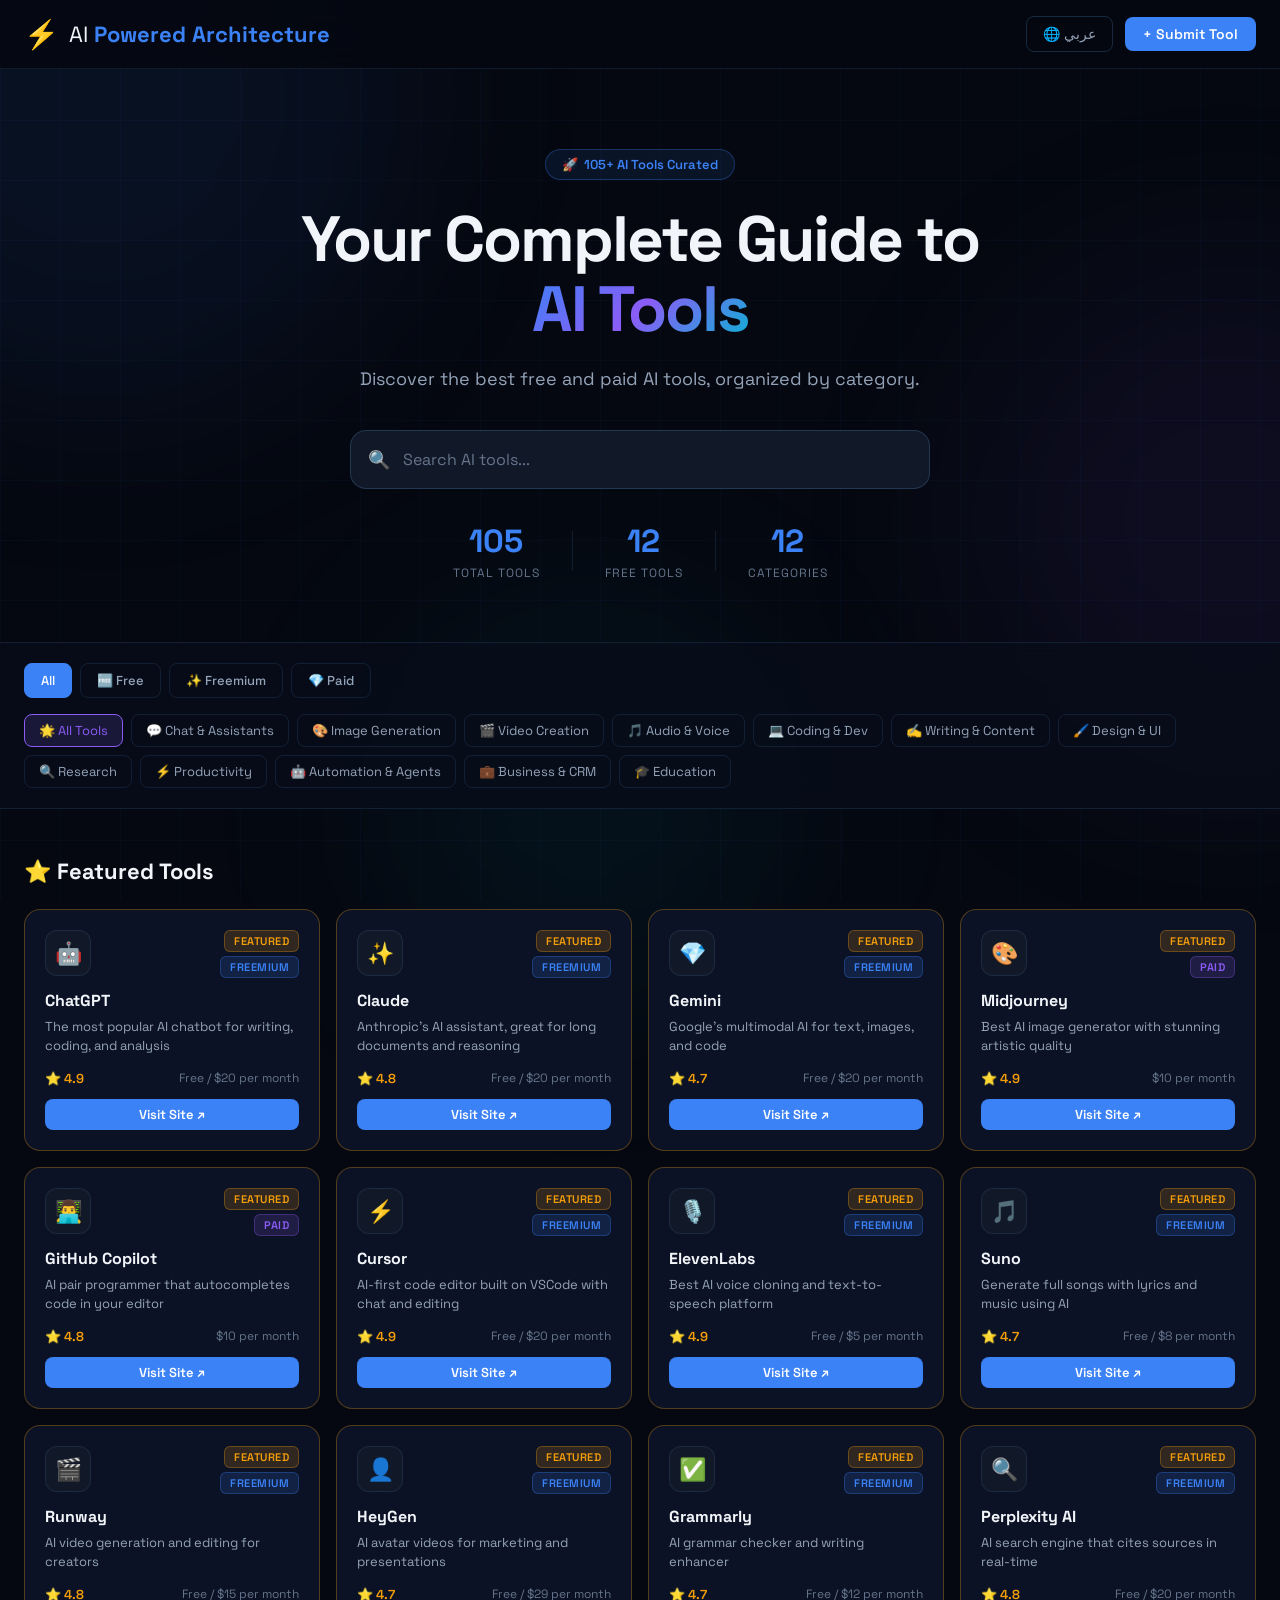
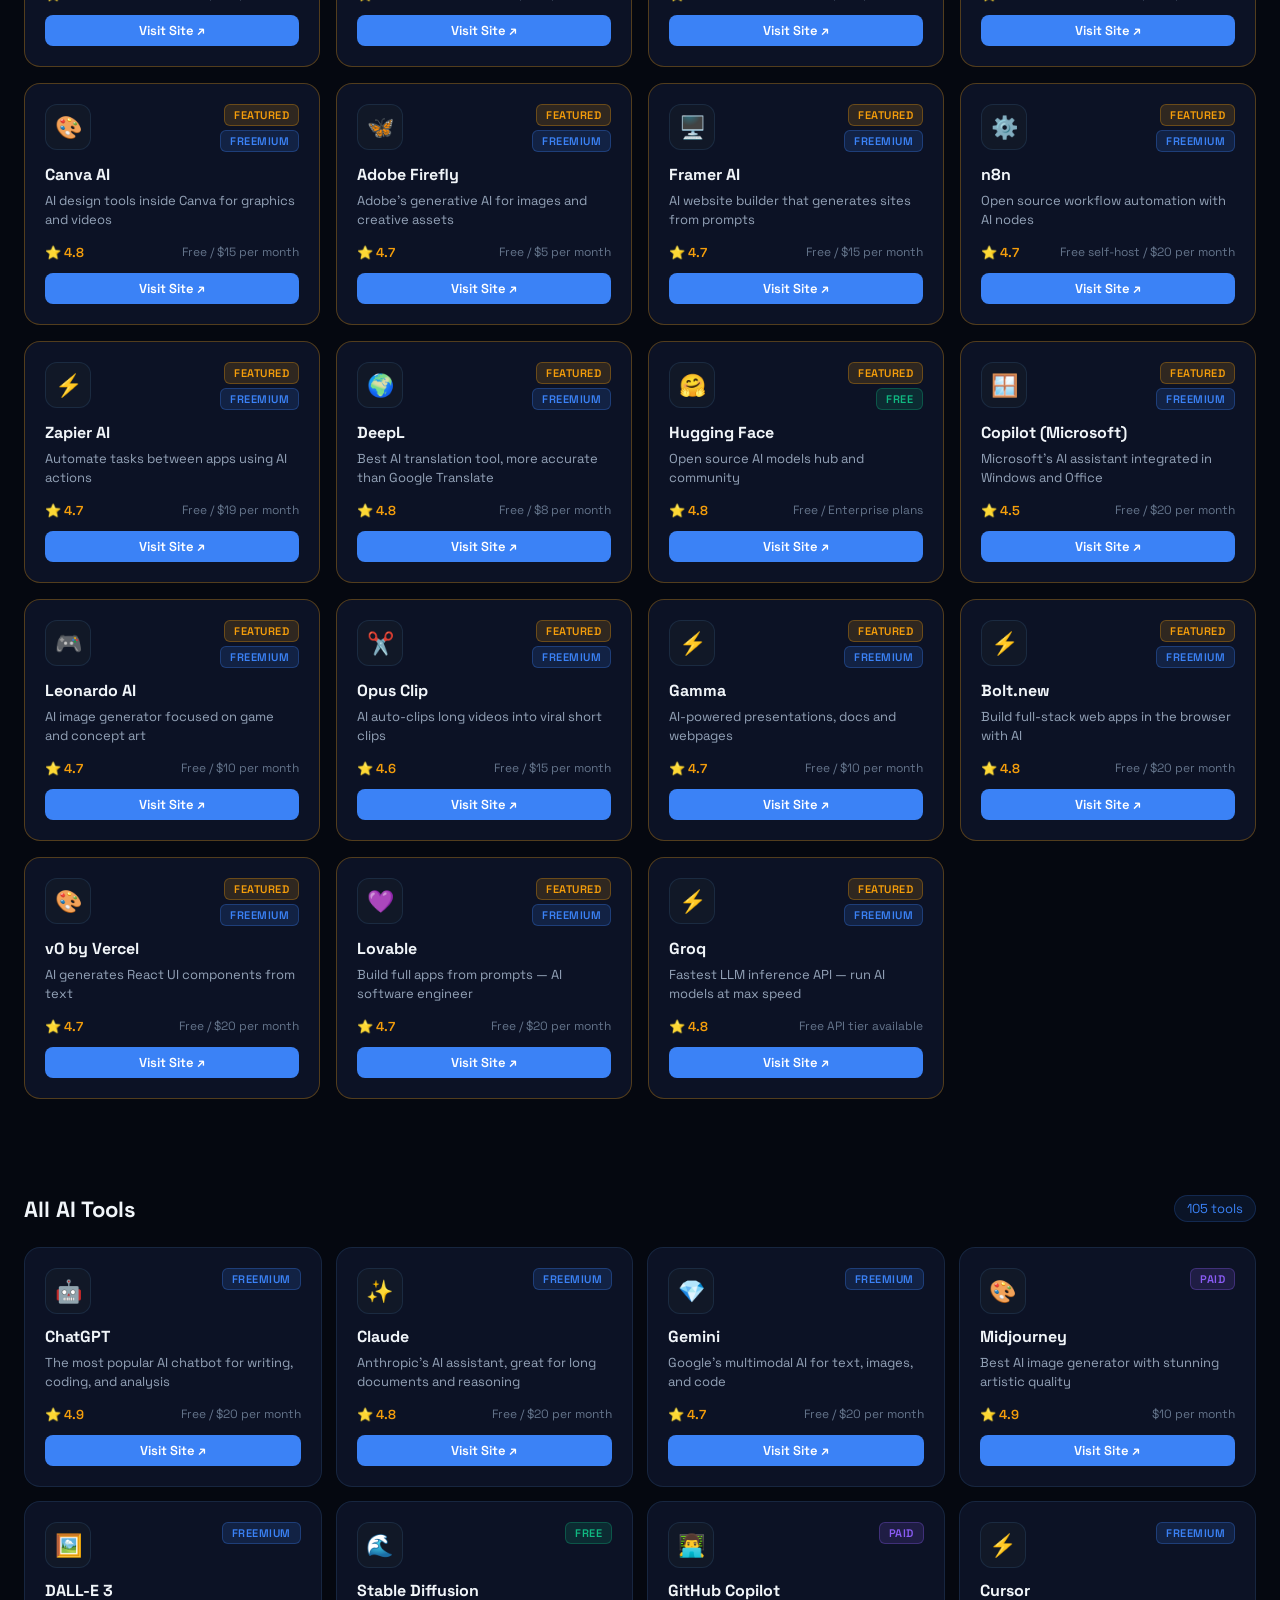
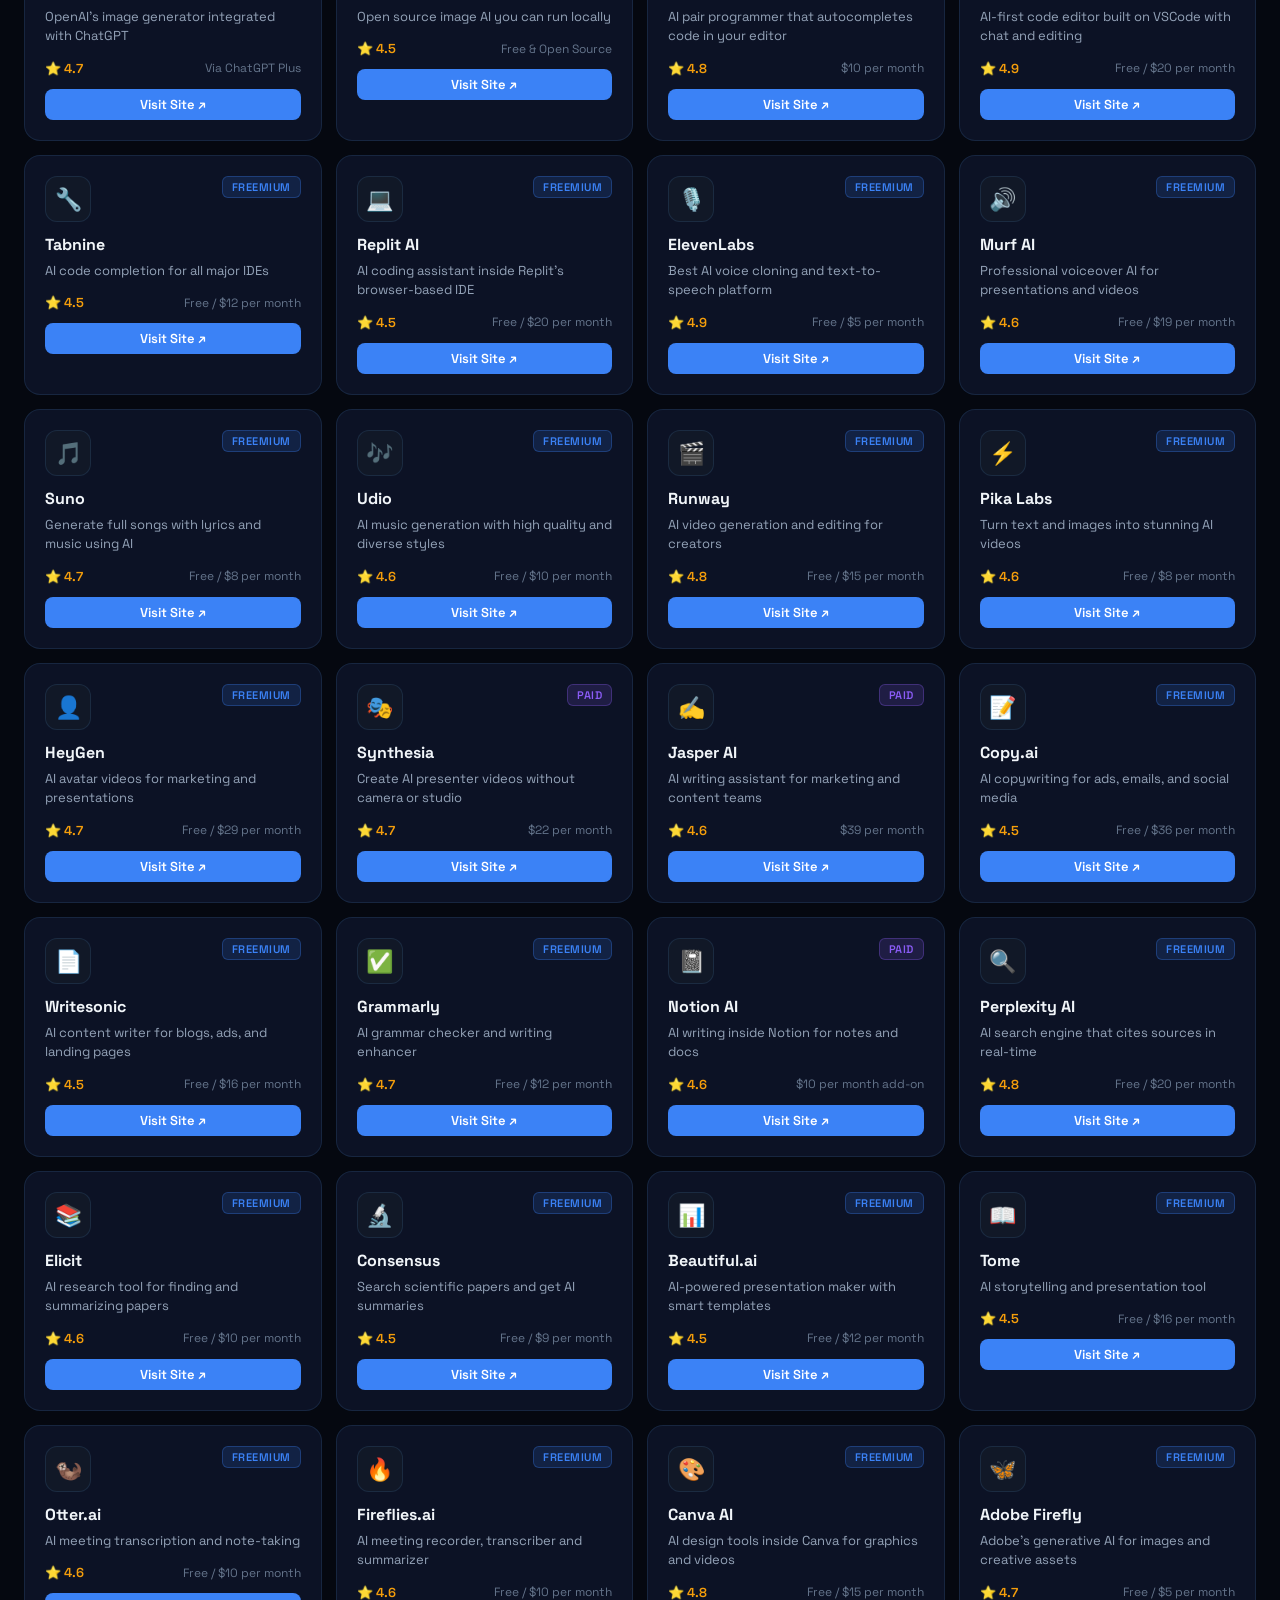
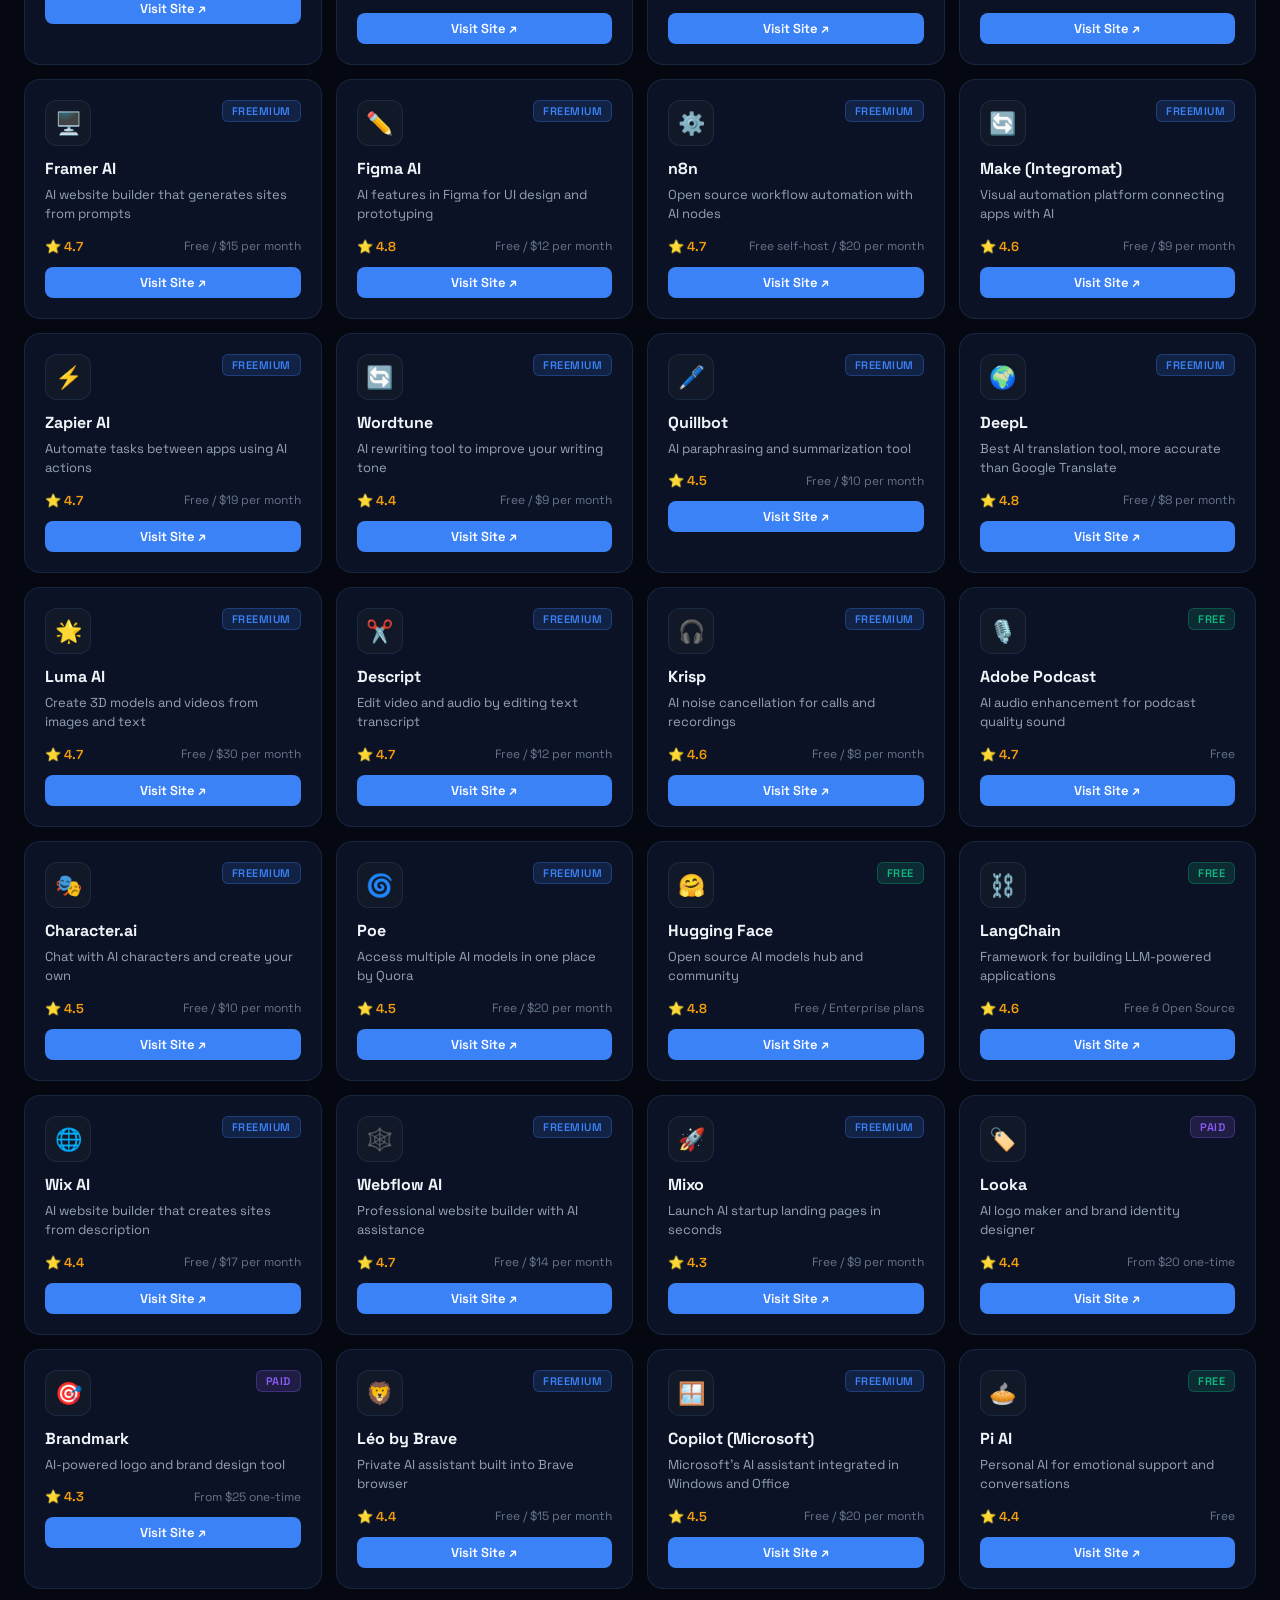
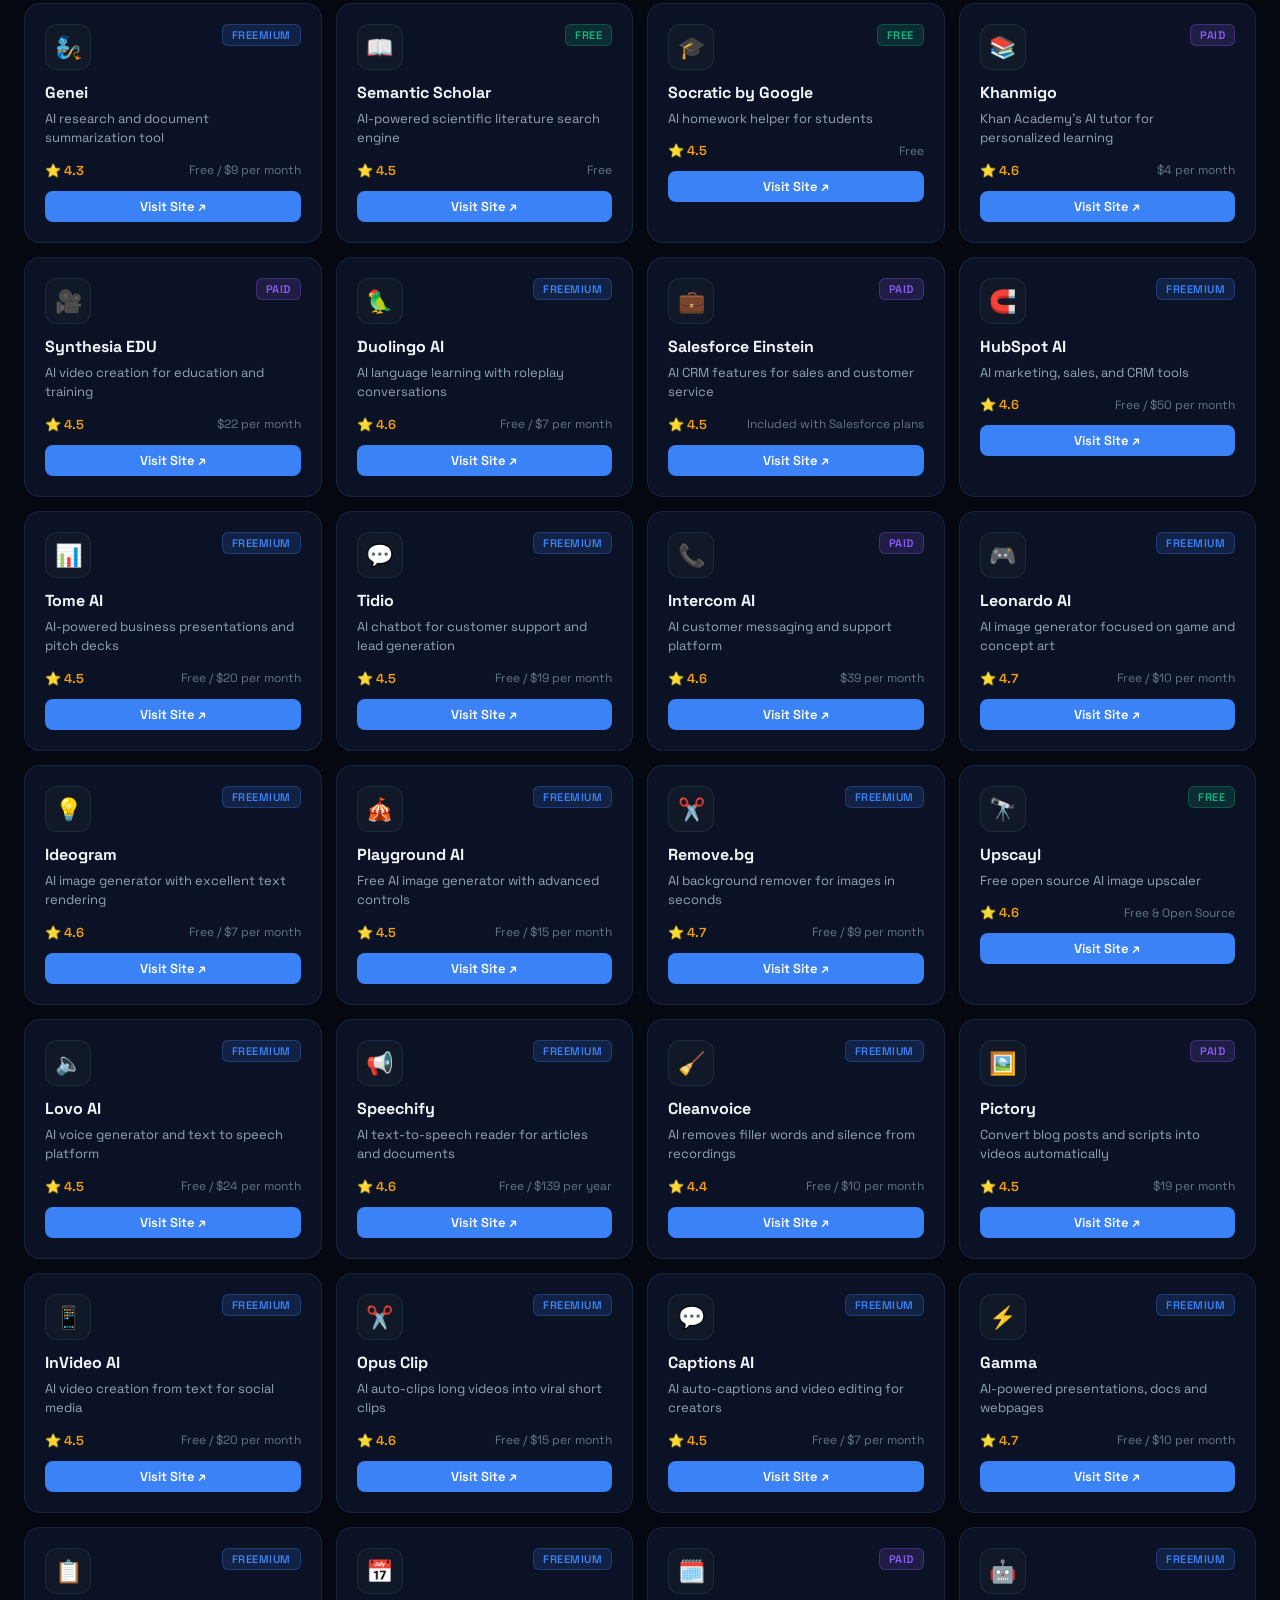
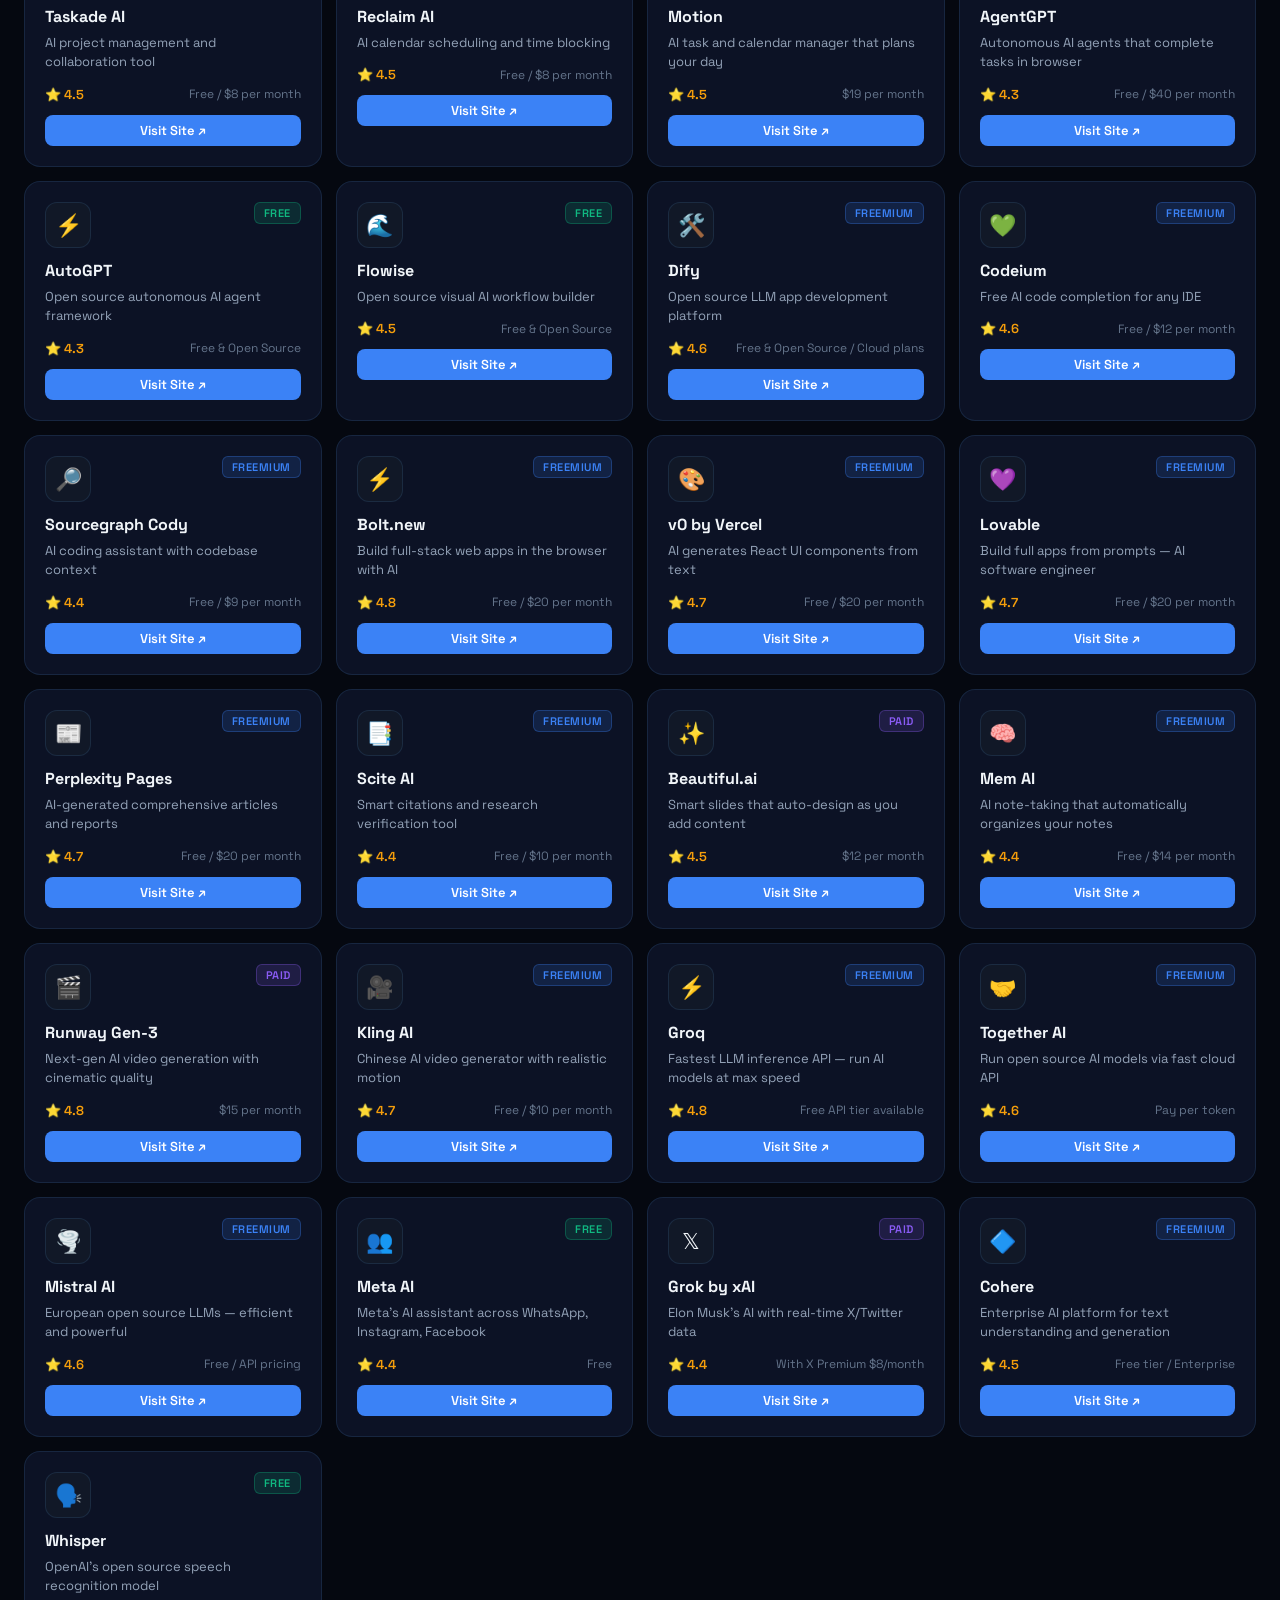
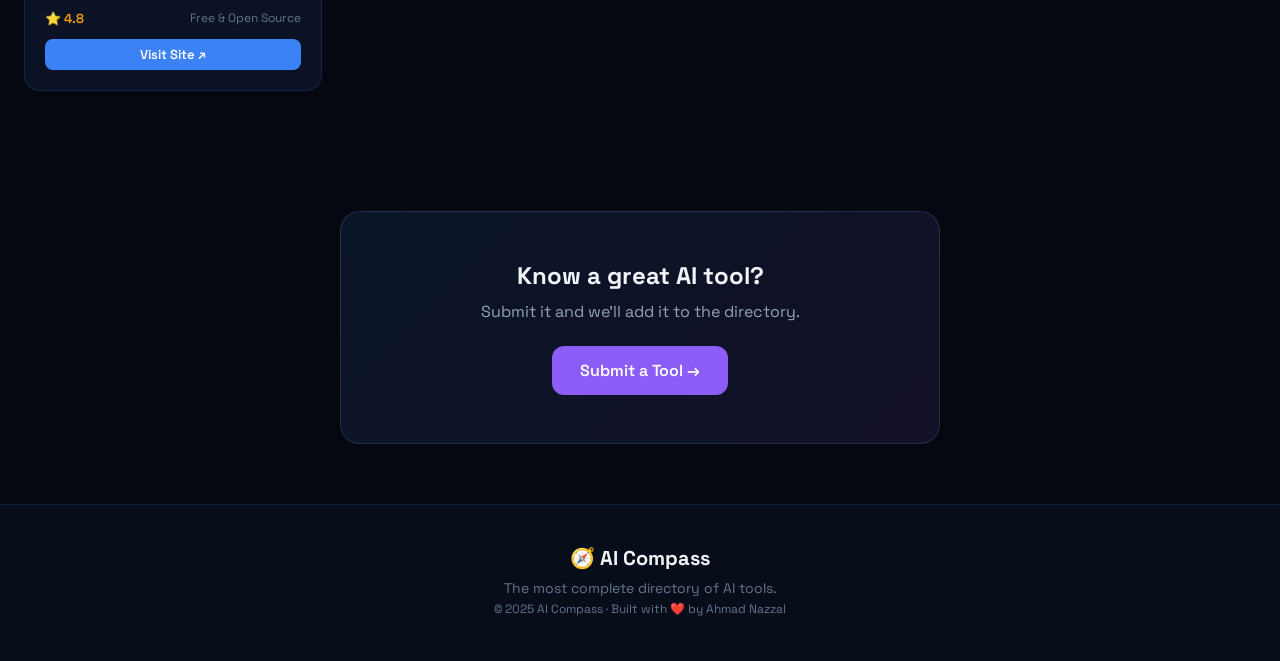
<file: index.html>
<!DOCTYPE html>
<html lang="en" dir="ltr">
<head>
  <meta charset="UTF-8" />
  <meta name="viewport" content="width=device-width, initial-scale=1.0"/>
  <title>AI Compass — Find the Best AI Tools</title>
  <link rel="stylesheet" href="style.css"/>
  <link href="https://fonts.googleapis.com/css2?family=Space+Grotesk:wght@300;400;500;600;700&family=Tajawal:wght@300;400;500;700&display=swap" rel="stylesheet"/>
</head>
<body>

  <div class="bg-grid"></div>
  <div class="bg-glow g1"></div>
  <div class="bg-glow g2"></div>
  <div class="bg-glow g3"></div>

  <header class="header">
    <div class="header-inner">
      <div class="logo">
        <span class="logo-icon">⚡</span>
        <span class="logo-text">AI  <strong>Powered Architecture</strong></span>
      </div>
      <div class="header-actions">
        <button class="lang-btn" id="langToggle" onclick="toggleLang()">🌐 عربي</button>
        <a href="#submit" class="submit-btn">+ Submit Tool</a>
      </div>
    </div>
  </header>

  <section class="hero">
    <div class="hero-badge"><span>🚀</span> <span data-en="105+ AI Tools Curated" data-ar="أكثر من 105 أداة AI منتقاة">105+ AI Tools Curated</span></div>
    <h1 class="hero-title">
      <span data-en="Your Complete Guide to" data-ar="دليلك الشامل لـ">Your Complete Guide to</span><br/>
      <span class="gradient-text" data-en="AI Tools" data-ar="أدوات الذكاء الاصطناعي">AI Tools</span>
    </h1>
    <p class="hero-sub" data-en="Discover the best free and paid AI tools, organized by category." data-ar="اكتشف أفضل أدوات AI المجانية والمدفوعة، منظّمة حسب الفئة.">
      Discover the best free and paid AI tools, organized by category.
    </p>
    <div class="search-wrap">
      <span class="search-icon">🔍</span>
      <input type="text" id="searchInput" class="search-input"
        placeholder="Search AI tools..."
        data-placeholder-en="Search AI tools..."
        data-placeholder-ar="ابحث عن أدوات AI..."
        oninput="filterTools()"/>
      <span class="search-clear" id="searchClear" onclick="clearSearch()">✕</span>
    </div>
    <div class="stats-row">
      <div class="stat"><span class="stat-num" id="totalCount">105</span><span class="stat-label" data-en="Total Tools" data-ar="إجمالي الأدوات">Total Tools</span></div>
      <div class="stat-div"></div>
      <div class="stat"><span class="stat-num" id="freeCount">0</span><span class="stat-label" data-en="Free Tools" data-ar="أدوات مجانية">Free Tools</span></div>
      <div class="stat-div"></div>
      <div class="stat"><span class="stat-num" id="catCount">13</span><span class="stat-label" data-en="Categories" data-ar="فئة">Categories</span></div>
    </div>
  </section>

  <section class="filters-section">
    <div class="filters-inner">
      <div class="pricing-filter">
        <button class="price-btn active" data-price="all" onclick="setPricing(this,'all')" data-en="All" data-ar="الكل">All</button>
        <button class="price-btn" data-price="free" onclick="setPricing(this,'free')" data-en="🆓 Free" data-ar="🆓 مجاني">🆓 Free</button>
        <button class="price-btn" data-price="freemium" onclick="setPricing(this,'freemium')" data-en="✨ Freemium" data-ar="✨ مجاني جزئي">✨ Freemium</button>
        <button class="price-btn" data-price="paid" onclick="setPricing(this,'paid')" data-en="💎 Paid" data-ar="💎 مدفوع">💎 Paid</button>
      </div>
      <div class="categories-scroll" id="categoriesContainer"></div>
    </div>
  </section>

  <section class="featured-section" id="featuredSection">
    <div class="section-header">
      <h2 data-en="⭐ Featured Tools" data-ar="⭐ الأدوات المميزة">⭐ Featured Tools</h2>
    </div>
    <div class="featured-grid" id="featuredGrid"></div>
  </section>

  <section class="tools-section">
    <div class="section-header">
      <h2 id="toolsSectionTitle" data-en="All AI Tools" data-ar="جميع أدوات AI">All AI Tools</h2>
      <span class="results-count" id="resultsCount"></span>
    </div>
    <div class="tools-grid" id="toolsGrid"></div>
    <div class="empty-state" id="emptyState" style="display:none">
      <span>🔭</span>
      <p data-en="No tools found." data-ar="لا توجد أدوات.">No tools found.</p>
    </div>
  </section>

  <section class="submit-section" id="submit">
    <div class="submit-inner">
      <h2 data-en="Know a great AI tool?" data-ar="تعرف أداة AI رائعة؟">Know a great AI tool?</h2>
      <p data-en="Submit it and we'll add it to the directory." data-ar="أرسلها وسنضيفها إلى الدليل.">Submit it and we'll add it to the directory.</p>
      <a href="mailto:submit@aicompass.io" class="submit-cta" data-en="Submit a Tool →" data-ar="أرسل أداة →">Submit a Tool →</a>
    </div>
  </section>

  <footer class="footer">
    <div class="footer-inner">
      <div class="footer-logo">🧭 AI Compass</div>
      <p data-en="The most complete directory of AI tools." data-ar="أكمل دليل لأدوات الذكاء الاصطناعي.">The most complete directory of AI tools.</p>
      <p class="footer-copy">© 2025 AI Compass · Built with ❤️ by Ahmad Nazzal</p>
    </div>
  </footer>

  <div class="modal-overlay" id="modalOverlay" onclick="closeModal()">
    <div class="modal" id="modal" onclick="event.stopPropagation()">
      <button class="modal-close" onclick="closeModal()">✕</button>
      <div class="modal-body" id="modalBody"></div>
    </div>
  </div>

  <script src="script.js"></script>
</body>
</html>
</file>
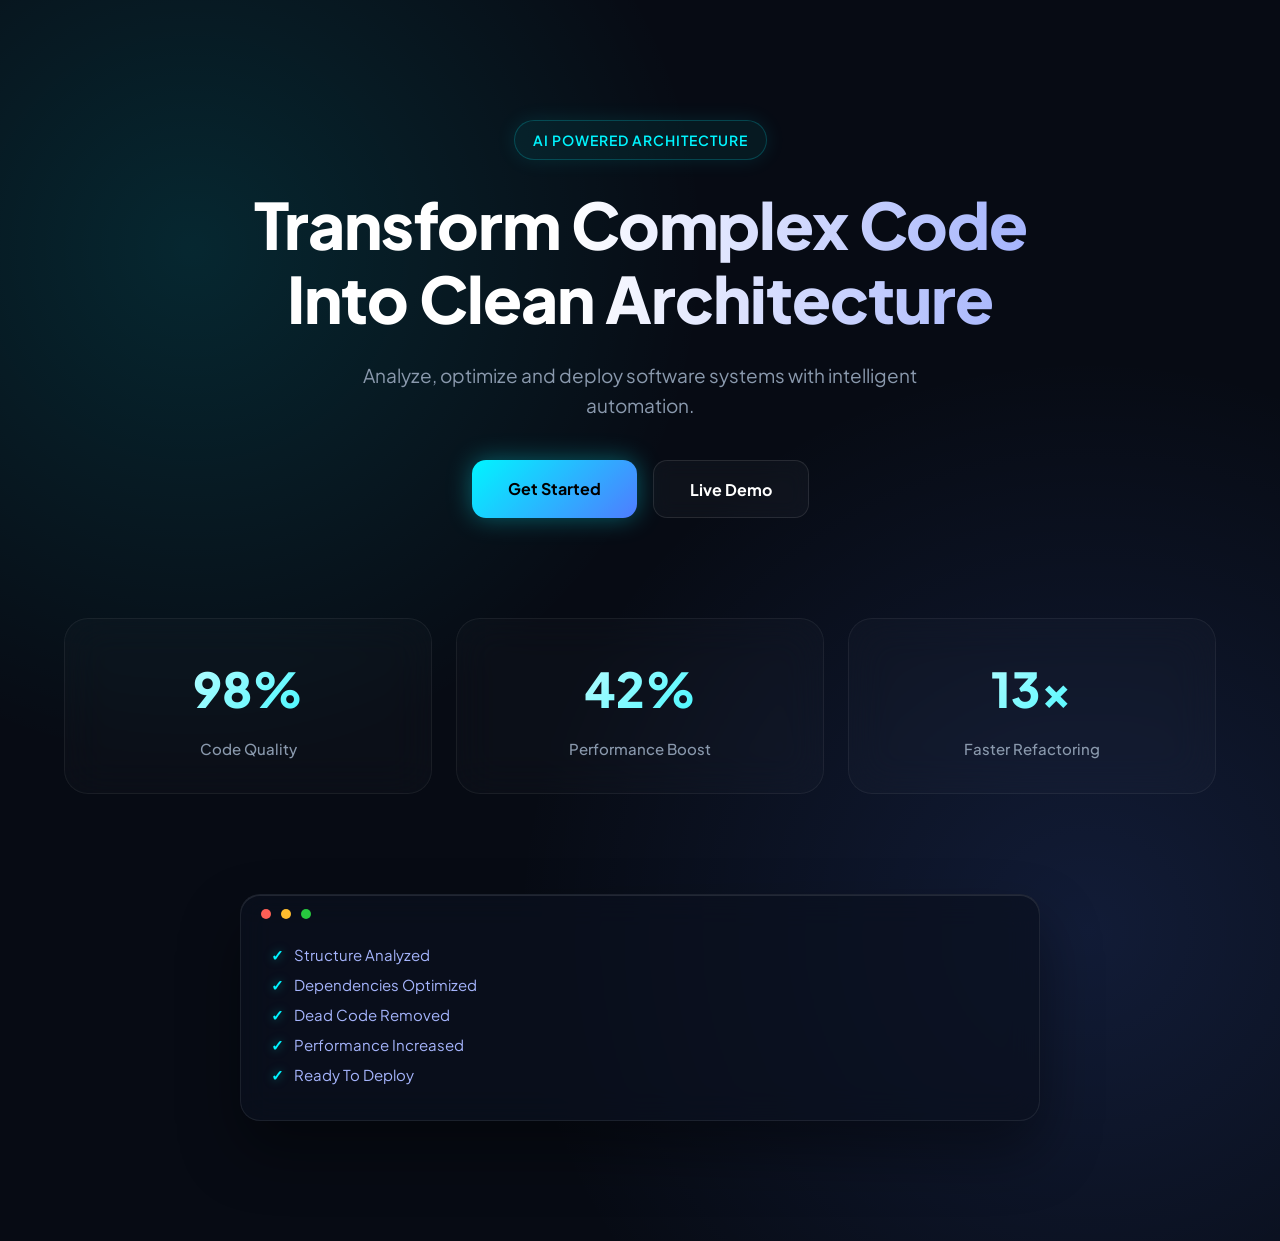
<file: courses.html>
<!DOCTYPE html>
<html lang="en">
<head>
  <meta charset="UTF-8">
  <meta name="viewport" content="width=device-width, initial-scale=1.0">
  <title>Modern AI SaaS Landing Page</title>
  
  <link rel="preconnect" href="https://fonts.googleapis.com">
  <link rel="preconnect" href="https://fonts.gstatic.com" crossorigin>
  <link href="https://fonts.googleapis.com/css2?family=Plus+Jakarta+Sans:wght@400;500;700;800&display=swap" rel="stylesheet">

  <style>
    /* المتغيرات الأساسية للألوان والأبعاد */
    :root {
      --bg: #070b14;
      --card: #101827;
      --cyan: #00f5ff;
      --blue: #4f7cff;
      --text: #ffffff;
      --text-muted: #8a99ad;
    }

    /* إعدادات الصفحة العامة */
    * {
      box-sizing: border-box;
      margin: 0;
      padding: 0;
      font-family: 'Plus Jakarta Sans', sans-serif;
    }

    body {
      background: 
        radial-gradient(circle at 15% 20%, rgba(0, 245, 255, 0.12), transparent 35%),
        radial-gradient(circle at 85% 75%, rgba(79, 124, 255, 0.15), transparent 40%),
        var(--bg);
      color: var(--text);
      min-height: 100vh;
      overflow-x: hidden;
      line-height: 1.6;
    }

    /* حاوية الصفحة لضمان تناسق الأبعاد */
    .container {
      max-width: 1200px;
      margin: 0 auto;
      padding: 0 24px;
    }

    /* -------------------------------------- */
    /* 1. قسم الـ HERO */
    /* -------------------------------------- */
    .hero {
      text-align: center;
      padding: 120px 0 60px 0;
      display: flex;
      flex-direction: column;
      align-items: center;
      justify-content: center;
    }

    /* شارة الـ Badge الذكية */
    .hero .badge {
      background: rgba(0, 245, 255, 0.06);
      border: 1px solid rgba(0, 245, 255, 0.2);
      padding: 8px 18px;
      border-radius: 100px;
      font-size: 14px;
      font-weight: 600;
      color: var(--cyan);
      letter-spacing: 1px;
      text-transform: uppercase;
      margin-bottom: 28px;
      box-shadow: 0 0 20px rgba(0, 245, 255, 0.1);
      animation: pulse 2s infinite alternate;
    }

    /* العنوان الرئيسي الهجومي */
    .hero h1 {
      font-size: clamp(36px, 5vw, 64px);
      font-weight: 800;
      line-height: 1.15;
      max-width: 850px;
      margin-bottom: 24px;
      letter-spacing: -1px;
      background: linear-gradient(to right, #ffffff 40%, #a5b4fc 100%);
      -webkit-background-clip: text;
      -webkit-text-fill-color: transparent;
    }

    /* الوصف النصي */
    .hero p {
      font-size: clamp(16px, 2vw, 19px);
      color: var(--text-muted);
      max-width: 600px;
      margin-bottom: 40px;
    }

    /* أزرار الـ CTA */
    .buttons {
      display: flex;
      gap: 16px;
      justify-content: center;
      flex-wrap: wrap;
    }

    /* الزر الرئيسي الاحترافي المتوهج */
    .btn {
      display: inline-block;
      text-decoration: none;
      background: linear-gradient(135deg, var(--cyan), var(--blue));
      color: #000000; /* تباين ممتاز للقراءة */
      padding: 16px 36px;
      border-radius: 14px;
      font-weight: 700;
      font-size: 16px;
      border: none;
      cursor: pointer;
      box-shadow: 0 0 25px rgba(0, 245, 255, 0.35);
      transition: .3s cubic-bezier(0.2, 0.8, 0.2, 1);
    }

    .btn:hover {
      transform: translateY(-4px);
      box-shadow: 0 0 35px rgba(0, 245, 255, 0.5);
      color: #000000;
    }

    /* الزر الثانوي */
    .btn-secondary {
      background: rgba(255, 255, 255, 0.03);
      color: var(--text);
      border: 1px solid rgba(255, 255, 255, 0.1);
      backdrop-filter: blur(10px);
      box-shadow: none;
    }

    .btn-secondary:hover {
      background: rgba(255, 255, 255, 0.08);
      border-color: rgba(255, 255, 255, 0.2);
      box-shadow: 0 4px 20px rgba(0, 0, 0, 0.2);
    }

    /* -------------------------------------- */
    /* 2. قسم الإحصائيات (Stats) */
    /* -------------------------------------- */
    .stats {
      display: grid;
      grid-template-columns: repeat(auto-fit, minmax(240px, 1fr));
      gap: 24px;
      padding: 40px 0;
    }

    /* تأثير الـ Glassmorphic على البطاقات */
    .card {
      background: rgba(255, 255, 255, 0.02);
      backdrop-filter: blur(20px);
      -webkit-backdrop-filter: blur(20px);
      border: 1px solid rgba(255, 255, 255, 0.06);
      border-radius: 24px;
      padding: 32px 24px;
      text-align: center;
      transition: .4s cubic-bezier(0.2, 0.8, 0.2, 1);
    }

    /* تأثير الـ 3D Hover المطور */
    .card:hover {
      transform: perspective(1000px) rotateX(6deg) rotateY(6deg) translateY(-10px);
      background: rgba(255, 255, 255, 0.04);
      border-color: rgba(0, 245, 255, 0.3);
      box-shadow: 0 15px 35px rgba(0, 0, 0, 0.4), 0 0 25px rgba(0, 245, 255, 0.05);
    }

    .card h2 {
      font-size: 48px;
      font-weight: 800;
      background: linear-gradient(135deg, #ffffff, var(--cyan));
      -webkit-background-clip: text;
      -webkit-text-fill-color: transparent;
      margin-bottom: 8px;
    }

    .card span {
      font-size: 15px;
      color: var(--text-muted);
      font-weight: 500;
    }

    /* -------------------------------------- */
    /* 3. قسم لوحة التحكم المحاكية (Dashboard Terminal) */
    /* -------------------------------------- */
    .dashboard {
      padding: 60px 0 120px 0;
    }

    /* نافذة الكود الاحترافية */
    .terminal {
      background: rgba(10, 16, 30, 0.7);
      backdrop-filter: blur(16px);
      border: 1px solid rgba(255, 255, 255, 0.08);
      border-radius: 20px;
      padding: 30px;
      font-family: 'Courier New', Courier, monospace;
      font-size: 15px;
      line-height: 2;
      color: #a5b4fc;
      position: relative;
      box-shadow: 0 30px 60px rgba(0, 0, 0, 0.4), inset 0 1px 0 rgba(255,255,255,0.1);
      max-width: 800px;
      margin: 0 auto;
    }

    /* نقاط التحكم العلوية للنظام للواقعية */
    .terminal::before {
      content: '';
      position: absolute;
      top: 14px;
      left: 20px;
      width: 10px;
      height: 10px;
      border-radius: 50%;
      background: #ff5f56;
      box-shadow: 20px 0 0 #ffbd2e, 40px 0 0 #27c93f;
    }

    /* تهيئة الأسطر وحركتها */
    .terminal-content {
      margin-top: 15px;
    }

    .line {
      display: flex;
      align-items: center;
      gap: 10px;
      opacity: 0;
      transform: translateX(-10px);
      animation: fadeInLine 0.5s ease forwards;
    }

    /* محاكاة علامة الصح الخضراء المضيئة */
    .line .check {
      color: var(--cyan);
      font-weight: bold;
      text-shadow: 0 0 10px rgba(0, 245, 255, 0.5);
    }

    /* تتابع ظهور الأسطر بشكل رائع */
    .line:nth-child(1) { animation-delay: 0.3s; }
    .line:nth-child(2) { animation-delay: 0.9s; }
    .line:nth-child(3) { animation-delay: 1.5s; }
    .line:nth-child(4) { animation-delay: 2.1s; }
    .line:nth-child(5) { animation-delay: 2.7s; }

    /* -------------------------------------- */
    /* الانيميشن والحركات (Animations) */
    /* -------------------------------------- */
    @keyframes pulse {
      0% { box-shadow: 0 0 15px rgba(0, 245, 255, 0.08); }
      100% { box-shadow: 0 0 25px rgba(0, 245, 255, 0.25); border-color: rgba(0, 245, 255, 0.4); }
    }

    @keyframes fadeInLine {
      to {
        opacity: 1;
        transform: translateX(0);
      }
    }

    /* التجاوب مع الشاشات الصغيرة */
    @media (max-width: 768px) {
      .hero { padding: 80px 0 40px 0; }
      .dashboard { padding: 40px 0 80px 0; }
    }
  </style>
</head>
<body>

  <div class="container">
    
    <section class="hero">
      <div class="badge">
        AI Powered Architecture
      </div>
      <h1>
        Transform Complex Code <br>Into Clean Architecture
      </h1>
      <p>
        Analyze, optimize and deploy software systems with intelligent automation.
      </p>
      <div class="buttons">
        <a href="index.html" class="btn">Get Started</a>
        <button class="btn btn-secondary">Live Demo</button>
      </div>
    </section>

    <section class="stats">
      <div class="card">
        <h2>98%</h2>
        <span>Code Quality</span>
      </div>
      <div class="card">
        <h2>42%</h2>
        <span>Performance Boost</span>
      </div>
      <div class="card">
        <h2>13x</h2>
        <span>Faster Refactoring</span>
      </div>
    </section>

    <section class="dashboard">
      <div class="terminal">
        <div class="terminal-content">
          <div class="line"><span class="check">✓</span> Structure Analyzed</div>
          <div class="line"><span class="check">✓</span> Dependencies Optimized</div>
          <div class="line"><span class="check">✓</span> Dead Code Removed</div>
          <div class="line"><span class="check">✓</span> Performance Increased</div>
          <div class="line"><span class="check">✓</span> Ready To Deploy</div>
        </div>
      </div>
    </section>

  </div>

</body>
</html>
</file>
<file: style.css>
*, *::before, *::after { box-sizing: border-box; margin: 0; padding: 0; }

:root {
  --bg: #050810;
  --bg2: #080d1a;
  --card: #0c1225;
  --card2: #111827;
  --border: rgba(99,179,255,0.12);
  --border2: rgba(99,179,255,0.2);
  --accent: #3b82f6;
  --accent2: #8b5cf6;
  --accent3: #06b6d4;
  --gold: #f59e0b;
  --green: #10b981;
  --text: #f1f5f9;
  --text2: #94a3b8;
  --text3: #64748b;
  --radius: 16px;
  --glow: 0 0 30px rgba(59,130,246,0.3);
  --font-en: 'Space Grotesk', sans-serif;
  --font-ar: 'Tajawal', sans-serif;
}

html { scroll-behavior: smooth; }
body { background: var(--bg); color: var(--text); font-family: var(--font-en); min-height: 100vh; overflow-x: hidden; }
body.ar { font-family: var(--font-ar); direction: rtl; }

.bg-grid {
  position: fixed; inset: 0; z-index: 0;
  background-image: linear-gradient(rgba(59,130,246,0.04) 1px, transparent 1px), linear-gradient(90deg, rgba(59,130,246,0.04) 1px, transparent 1px);
  background-size: 60px 60px; pointer-events: none;
}
.bg-glow { position: fixed; border-radius: 50%; filter: blur(100px); pointer-events: none; z-index: 0; }
.g1 { width: 600px; height: 600px; background: rgba(59,130,246,0.08); top: -200px; left: -200px; }
.g2 { width: 500px; height: 500px; background: rgba(139,92,246,0.07); top: 30%; right: -200px; }
.g3 { width: 400px; height: 400px; background: rgba(6,182,212,0.06); bottom: -100px; left: 30%; }

.header {
  position: sticky; top: 0; z-index: 100;
  background: rgba(5,8,16,0.85); backdrop-filter: blur(20px);
  border-bottom: 1px solid var(--border); padding: 16px 0;
}
.header-inner { max-width: 1300px; margin: 0 auto; padding: 0 24px; display: flex; align-items: center; justify-content: space-between; }
.logo { display: flex; align-items: center; gap: 10px; color: var(--text); }
.logo-icon { font-size: 28px; }
.logo-text { font-size: 22px; font-weight: 400; }
.logo-text strong { font-weight: 700; color: var(--accent); }
.header-actions { display: flex; align-items: center; gap: 12px; }
.lang-btn { background: transparent; border: 1px solid var(--border2); color: var(--text2); padding: 8px 16px; border-radius: 8px; cursor: pointer; font-size: 14px; font-family: inherit; transition: all 0.2s; }
.lang-btn:hover { border-color: var(--accent); color: var(--accent); }
.submit-btn { background: var(--accent); color: white; padding: 8px 18px; border-radius: 8px; text-decoration: none; font-size: 14px; font-weight: 600; transition: all 0.2s; }
.submit-btn:hover { background: #2563eb; transform: translateY(-1px); }

.hero { position: relative; z-index: 1; max-width: 800px; margin: 0 auto; padding: 80px 24px 60px; text-align: center; }
.hero-badge { display: inline-flex; align-items: center; gap: 6px; background: rgba(59,130,246,0.1); border: 1px solid rgba(59,130,246,0.3); color: var(--accent); padding: 6px 16px; border-radius: 100px; font-size: 13px; font-weight: 600; margin-bottom: 24px; animation: fadeDown 0.6s ease both; }
.hero-title { font-size: clamp(2.5rem, 6vw, 4rem); font-weight: 700; line-height: 1.1; letter-spacing: -2px; margin-bottom: 20px; animation: fadeDown 0.6s ease 0.1s both; }
.gradient-text { background: linear-gradient(135deg, var(--accent), var(--accent2), var(--accent3)); -webkit-background-clip: text; -webkit-text-fill-color: transparent; background-clip: text; }
.hero-sub { font-size: 18px; color: var(--text2); line-height: 1.6; margin-bottom: 36px; animation: fadeDown 0.6s ease 0.2s both; }

.search-wrap { position: relative; max-width: 580px; margin: 0 auto 32px; animation: fadeDown 0.6s ease 0.3s both; }
.search-icon { position: absolute; left: 18px; top: 50%; transform: translateY(-50%); font-size: 18px; pointer-events: none; }
body.ar .search-icon { left: auto; right: 18px; }
.search-input { width: 100%; padding: 18px 50px 18px 52px; background: var(--card2); border: 1px solid var(--border2); border-radius: var(--radius); color: var(--text); font-size: 16px; font-family: inherit; outline: none; transition: all 0.3s; }
body.ar .search-input { padding: 18px 52px 18px 50px; text-align: right; }
.search-input:focus { border-color: var(--accent); box-shadow: var(--glow); }
.search-input::placeholder { color: var(--text3); }
.search-clear { position: absolute; right: 18px; top: 50%; transform: translateY(-50%); cursor: pointer; color: var(--text3); font-size: 14px; display: none; }
body.ar .search-clear { right: auto; left: 18px; }
.search-clear.show { display: block; }

.stats-row { display: flex; align-items: center; justify-content: center; gap: 32px; animation: fadeDown 0.6s ease 0.4s both; }
.stat { text-align: center; }
.stat-num { display: block; font-size: 2rem; font-weight: 700; color: var(--accent); }
.stat-label { font-size: 12px; color: var(--text3); text-transform: uppercase; letter-spacing: 1px; }
.stat-div { width: 1px; height: 40px; background: var(--border); }

.filters-section { position: relative; z-index: 1; border-top: 1px solid var(--border); border-bottom: 1px solid var(--border); background: rgba(8,13,26,0.8); backdrop-filter: blur(10px); padding: 20px 0; }
.filters-inner { max-width: 1300px; margin: 0 auto; padding: 0 24px; display: flex; flex-direction: column; gap: 16px; }
.pricing-filter { display: flex; gap: 8px; flex-wrap: wrap; }
.price-btn { background: transparent; border: 1px solid var(--border); color: var(--text2); padding: 8px 16px; border-radius: 8px; cursor: pointer; font-size: 13px; font-weight: 500; font-family: inherit; transition: all 0.2s; }
.price-btn:hover { border-color: var(--accent); color: var(--accent); }
.price-btn.active { background: var(--accent); border-color: var(--accent); color: white; }
.categories-scroll { display: flex; gap: 8px; flex-wrap: wrap; }
.cat-btn { display: flex; align-items: center; gap: 6px; background: transparent; border: 1px solid var(--border); color: var(--text2); padding: 7px 14px; border-radius: 8px; cursor: pointer; font-size: 13px; font-family: inherit; transition: all 0.2s; white-space: nowrap; }
.cat-btn:hover { border-color: var(--accent2); color: var(--accent2); }
.cat-btn.active { background: rgba(139,92,246,0.15); border-color: var(--accent2); color: var(--accent2); }

.featured-section, .tools-section { position: relative; z-index: 1; max-width: 1300px; margin: 0 auto; padding: 48px 24px 0; }
.section-header { display: flex; align-items: center; gap: 16px; margin-bottom: 24px; }
.section-header h2 { font-size: 22px; font-weight: 700; }
.results-count { margin-left: auto; background: rgba(59,130,246,0.1); border: 1px solid rgba(59,130,246,0.2); color: var(--accent); padding: 4px 12px; border-radius: 20px; font-size: 13px; }
body.ar .results-count { margin-left: 0; margin-right: auto; }

.featured-grid { display: grid; grid-template-columns: repeat(auto-fill, minmax(280px, 1fr)); gap: 16px; margin-bottom: 48px; }
.tools-grid { display: grid; grid-template-columns: repeat(auto-fill, minmax(260px, 1fr)); gap: 14px; padding-bottom: 60px; }

.tool-card { background: var(--card); border: 1px solid var(--border); border-radius: var(--radius); padding: 20px; cursor: pointer; transition: all 0.25s; animation: fadeIn 0.4s ease both; position: relative; overflow: hidden; }
.tool-card::before { content: ''; position: absolute; inset: 0; background: linear-gradient(135deg, rgba(59,130,246,0.05), transparent); opacity: 0; transition: opacity 0.3s; }
.tool-card:hover { border-color: var(--accent); transform: translateY(-3px); box-shadow: var(--glow); }
.tool-card:hover::before { opacity: 1; }
.tool-card.featured-card { border-color: rgba(245,158,11,0.3); }
.tool-card.featured-card:hover { border-color: var(--gold); box-shadow: 0 0 30px rgba(245,158,11,0.2); }

.card-top { display: flex; align-items: flex-start; justify-content: space-between; margin-bottom: 12px; }
.card-logo { width: 46px; height: 46px; border-radius: 12px; background: var(--card2); border: 1px solid var(--border); display: flex; align-items: center; justify-content: center; font-size: 22px; }
.card-badges { display: flex; flex-direction: column; align-items: flex-end; gap: 4px; }
body.ar .card-badges { align-items: flex-start; }
.badge { padding: 3px 9px; border-radius: 6px; font-size: 11px; font-weight: 600; text-transform: uppercase; letter-spacing: 0.5px; }
.badge-free { background: rgba(16,185,129,0.15); color: var(--green); border: 1px solid rgba(16,185,129,0.3); }
.badge-freemium { background: rgba(59,130,246,0.15); color: var(--accent); border: 1px solid rgba(59,130,246,0.3); }
.badge-paid { background: rgba(139,92,246,0.15); color: var(--accent2); border: 1px solid rgba(139,92,246,0.3); }
.badge-featured { background: rgba(245,158,11,0.15); color: var(--gold); border: 1px solid rgba(245,158,11,0.3); }

.card-name { font-size: 16px; font-weight: 700; margin-bottom: 6px; }
.card-desc { font-size: 13px; color: var(--text2); line-height: 1.5; margin-bottom: 14px; display: -webkit-box; -webkit-line-clamp: 2; -webkit-box-orient: vertical; overflow: hidden; }
.card-bottom { display: flex; align-items: center; justify-content: space-between; }
.card-rating { display: flex; align-items: center; gap: 4px; font-size: 13px; color: var(--gold); font-weight: 600; }
.card-price { font-size: 12px; color: var(--text3); }
.card-link { display: flex; align-items: center; gap: 6px; background: var(--accent); color: white; padding: 7px 14px; border-radius: 8px; text-decoration: none; font-size: 13px; font-weight: 600; transition: all 0.2s; margin-top: 12px; justify-content: center; }
.card-link:hover { background: #2563eb; }

.empty-state { text-align: center; padding: 80px 24px; color: var(--text3); font-size: 18px; }
.empty-state span { font-size: 48px; display: block; margin-bottom: 16px; }

.modal-overlay { position: fixed; inset: 0; z-index: 1000; background: rgba(0,0,0,0.7); backdrop-filter: blur(8px); display: none; align-items: center; justify-content: center; padding: 24px; }
.modal-overlay.open { display: flex; }
.modal { background: var(--card2); border: 1px solid var(--border2); border-radius: 20px; max-width: 520px; width: 100%; padding: 32px; position: relative; animation: modalIn 0.3s ease; max-height: 90vh; overflow-y: auto; }
.modal-close { position: absolute; top: 16px; right: 16px; background: rgba(255,255,255,0.08); border: none; color: var(--text2); width: 32px; height: 32px; border-radius: 8px; cursor: pointer; font-size: 14px; transition: all 0.2s; }
body.ar .modal-close { right: auto; left: 16px; }
.modal-close:hover { background: rgba(255,255,255,0.15); color: var(--text); }
.modal-logo { font-size: 48px; margin-bottom: 16px; }
.modal-name { font-size: 24px; font-weight: 700; margin-bottom: 8px; }
.modal-desc { font-size: 15px; color: var(--text2); line-height: 1.6; margin-bottom: 20px; }
.modal-meta { display: flex; flex-wrap: wrap; gap: 8px; margin-bottom: 20px; }
.modal-tags { display: flex; flex-wrap: wrap; gap: 6px; margin-bottom: 24px; }
.modal-tag { background: rgba(59,130,246,0.1); border: 1px solid rgba(59,130,246,0.2); color: var(--accent); padding: 4px 10px; border-radius: 6px; font-size: 12px; }
.modal-link { display: flex; align-items: center; justify-content: center; gap: 8px; background: var(--accent); color: white; padding: 14px; border-radius: 12px; text-decoration: none; font-size: 16px; font-weight: 600; transition: all 0.2s; }
.modal-link:hover { background: #2563eb; transform: translateY(-2px); }
.modal-price-detail { font-size: 14px; color: var(--text2); text-align: center; margin-top: 10px; }
.modal-rating-big { font-size: 20px; font-weight: 700; color: var(--gold); }

.submit-section { position: relative; z-index: 1; margin: 60px 24px; }
.submit-inner { max-width: 600px; margin: 0 auto; text-align: center; background: linear-gradient(135deg, rgba(59,130,246,0.1), rgba(139,92,246,0.1)); border: 1px solid var(--border2); border-radius: 20px; padding: 48px 32px; }
.submit-inner h2 { font-size: 24px; font-weight: 700; margin-bottom: 10px; }
.submit-inner p { color: var(--text2); margin-bottom: 24px; }
.submit-cta { display: inline-block; background: var(--accent2); color: white; padding: 14px 28px; border-radius: 12px; text-decoration: none; font-size: 16px; font-weight: 600; transition: all 0.2s; }
.submit-cta:hover { background: #7c3aed; transform: translateY(-2px); }

.footer { position: relative; z-index: 1; border-top: 1px solid var(--border); background: var(--bg2); padding: 40px 24px; }
.footer-inner { max-width: 1300px; margin: 0 auto; text-align: center; }
.footer-logo { font-size: 20px; font-weight: 700; margin-bottom: 8px; }
.footer-inner p { color: var(--text3); font-size: 14px; margin-bottom: 4px; }
.footer-copy { font-size: 12px !important; }

@keyframes fadeDown { from { opacity: 0; transform: translateY(-16px); } to { opacity: 1; transform: translateY(0); } }
@keyframes fadeIn { from { opacity: 0; transform: translateY(10px); } to { opacity: 1; transform: translateY(0); } }
@keyframes modalIn { from { opacity: 0; transform: scale(0.95) translateY(20px); } to { opacity: 1; transform: scale(1) translateY(0); } }

::-webkit-scrollbar { width: 6px; }
::-webkit-scrollbar-track { background: var(--bg); }
::-webkit-scrollbar-thumb { background: var(--border2); border-radius: 3px; }
::-webkit-scrollbar-thumb:hover { background: var(--accent); }

@media (max-width: 768px) {
  .hero { padding: 48px 16px 40px; }
  .tools-grid, .featured-grid { grid-template-columns: 1fr; }
  .header-inner { padding: 0 16px; }
}
</file>
